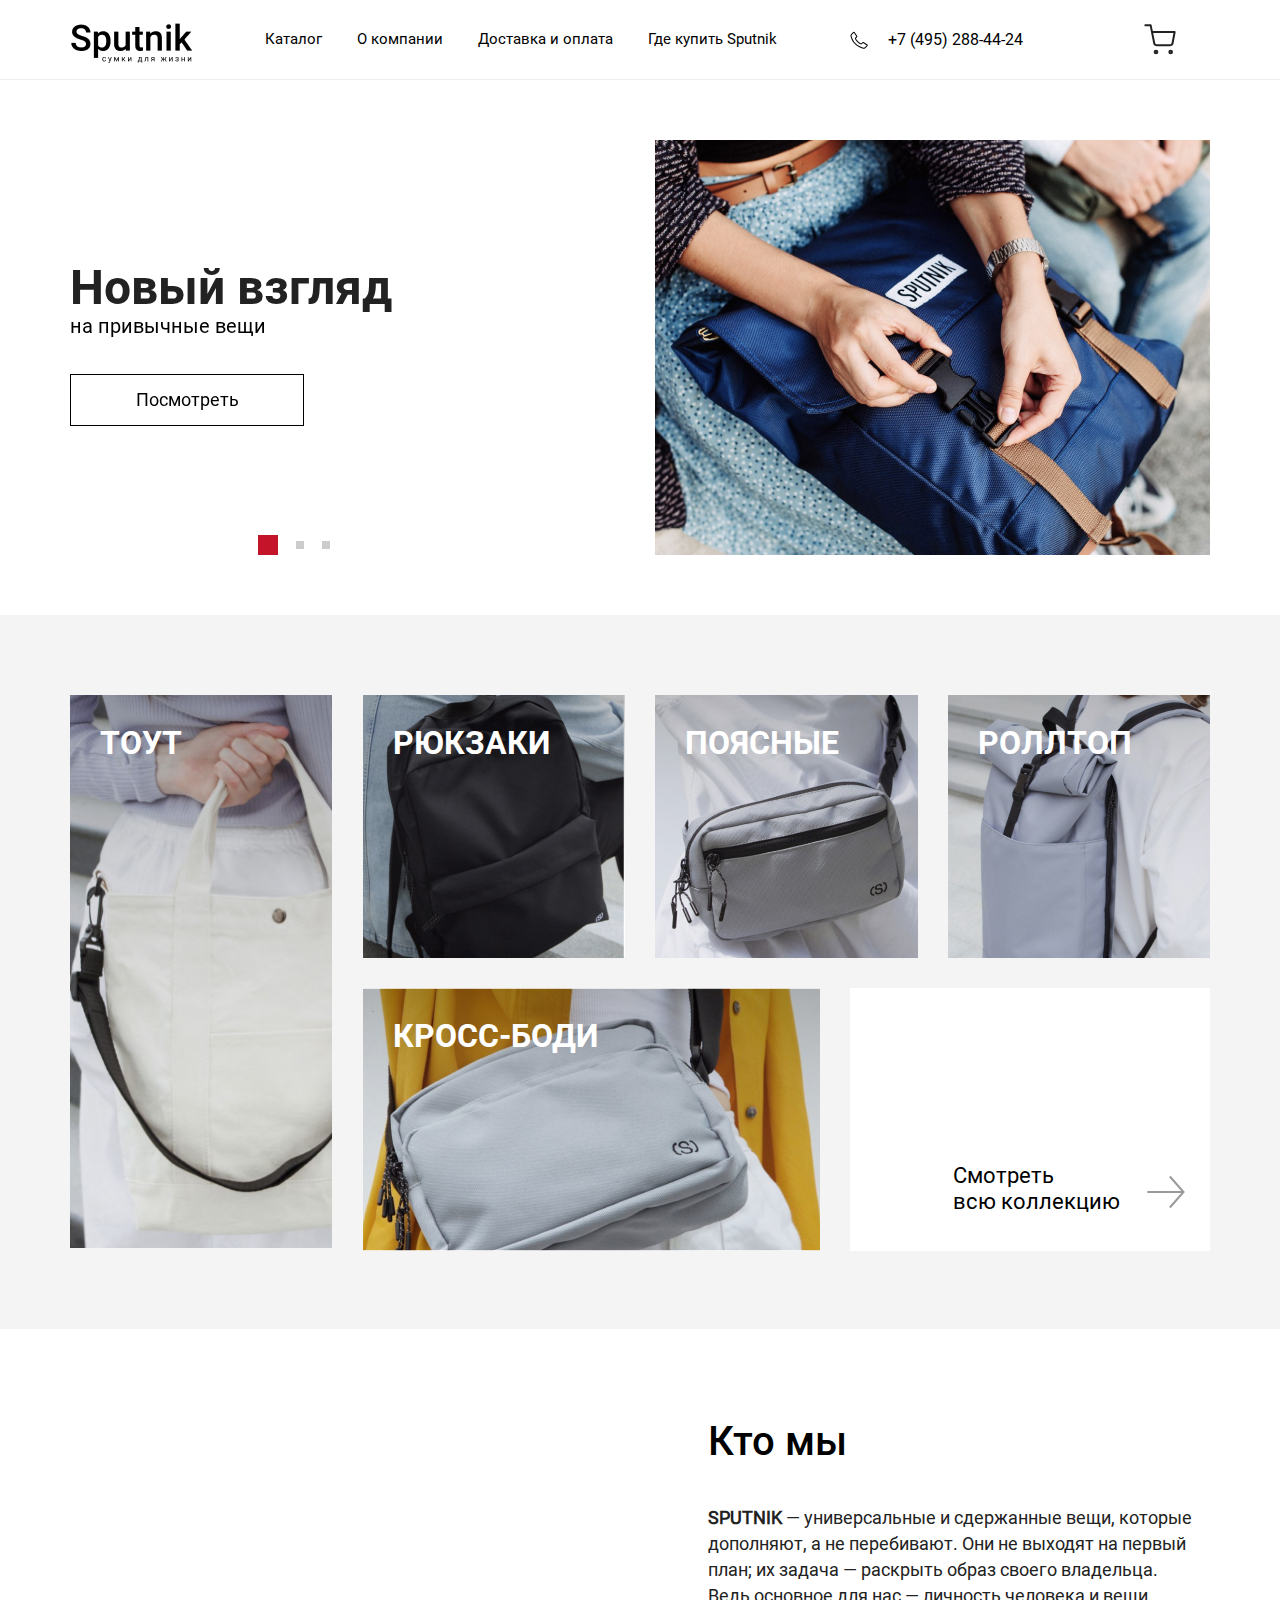
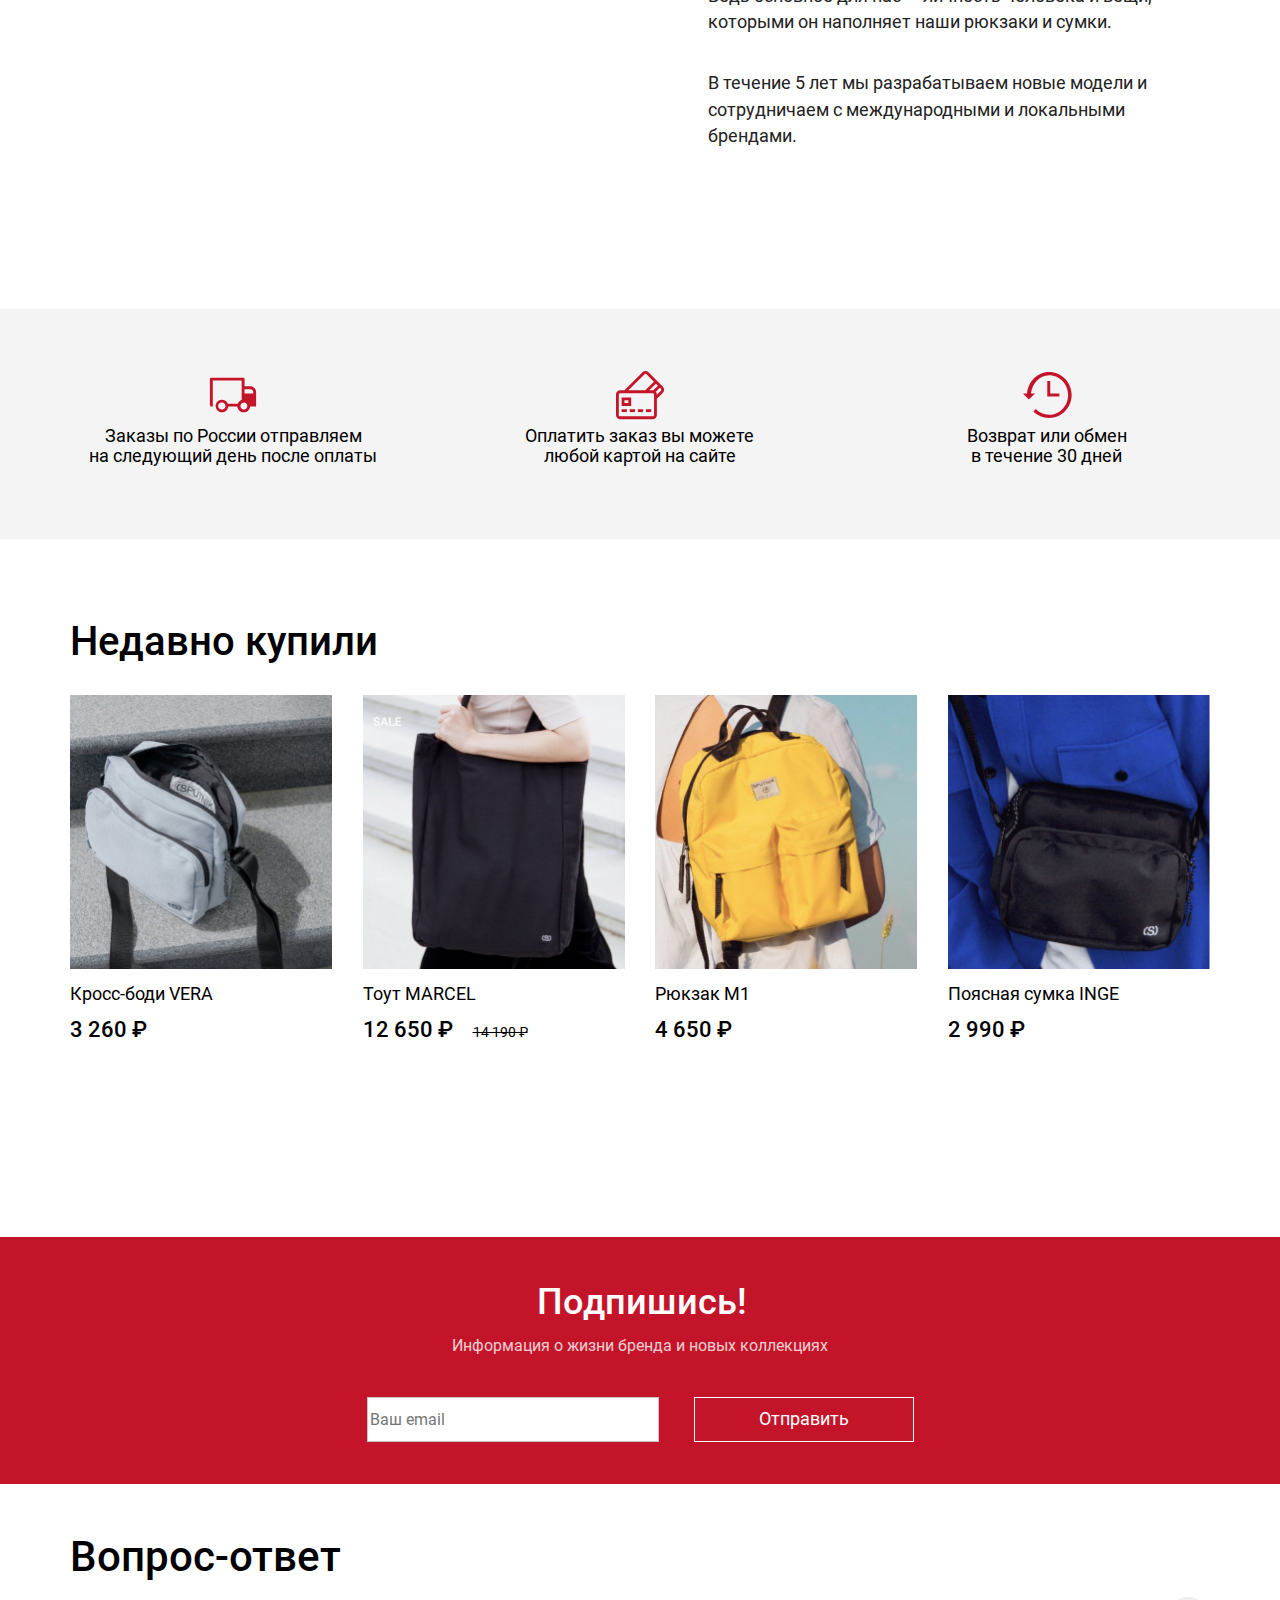
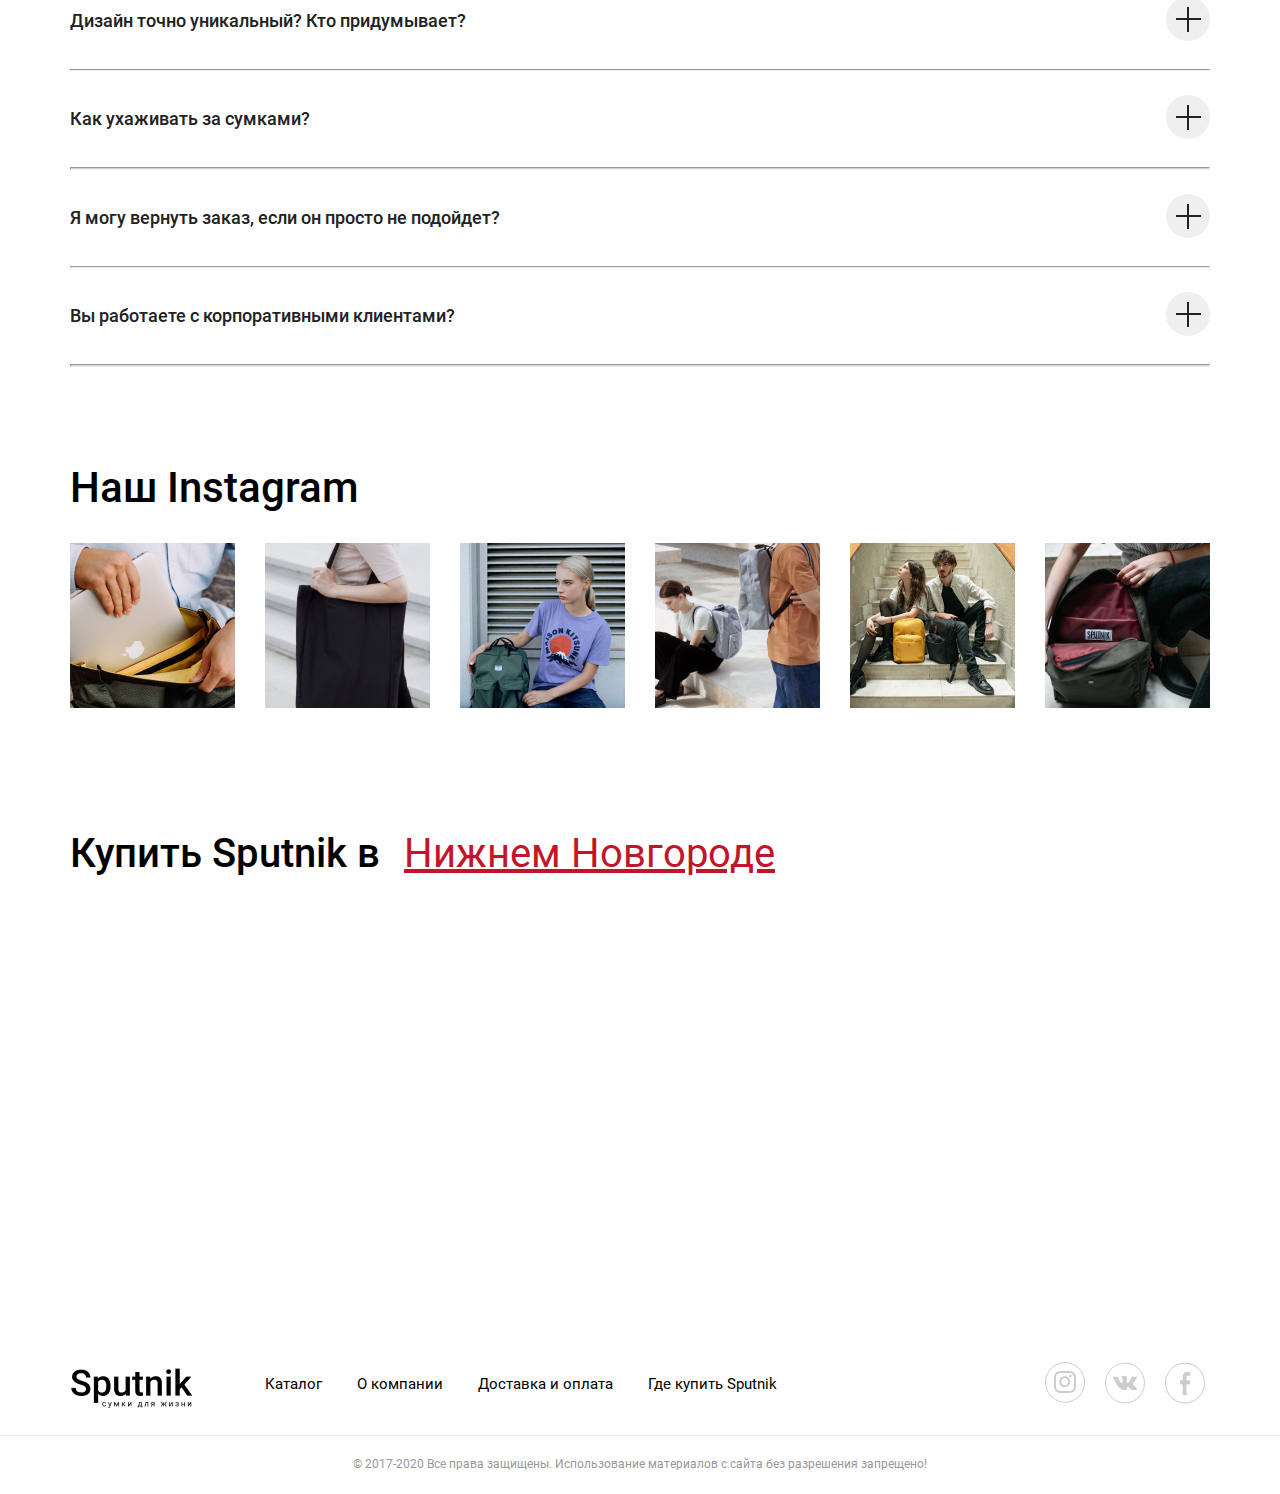
<file: index.html>
<!DOCTYPE html>
<html lang="ru">
<head>
  <meta charset="UTF-8">
  <meta name="viewport" content="width=device-width, initial-scale=1.0">
  <link rel="stylesheet" href="./style/normalize.css">
  <link rel="stylesheet" href="./style/fonts.css">
  <link rel="stylesheet" href="https://unpkg.com/swiper/swiper-bundle.min.css">
  <link rel="stylesheet" href="./style/style.css">
  <title>Макет сайта SPUTNIK</title>
</head>
<body> 

<!--  1 header -->
  <header>
    <div class="First-header-container">
      <div class="logo"><img src="img/logo (2).png" alt="" srcset=""></div>
      <div class="nav">
        <ul class="nav-links">
          <li>Каталог</li>
          <li>О компании</li>
          <li>Доставка и оплата</li>
          <li>Где купить Sputnik</li>
        </ul>
      </div>
      <div class="other">
        <svg width="18" height="18" viewBox="0 0 18 18" fill="none" xmlns="http://www.w3.org/2000/svg">
          <g clip-path="url(#clip0_12_2)">
          <path d="M13.865 17.72C13.6968 17.7195 13.5292 17.7011 13.365 17.665C10.2383 17.0182 7.3578 15.5017 5.05499 13.29C2.80132 11.0734 1.23829 8.2513 0.55499 5.165C0.474421 4.78036 0.494196 4.38145 0.612412 4.00666C0.730629 3.63187 0.943309 3.29381 1.22999 3.025L3.22999 1.1C3.33214 1.00339 3.45352 0.929416 3.5862 0.882892C3.71888 0.836368 3.85987 0.818346 3.99999 0.830001C4.14527 0.845157 4.28547 0.891958 4.41072 0.96711C4.53598 1.04226 4.64325 1.14394 4.72499 1.265L7.22499 4.96C7.31874 5.10337 7.364 5.27305 7.3541 5.44407C7.34419 5.61508 7.27966 5.77841 7.16999 5.91L5.91499 7.41C6.41482 8.51623 7.12266 9.51604 7.99999 10.355C8.87164 11.2244 9.90191 11.9186 11.035 12.4L12.59 11.165C12.7206 11.0618 12.8795 11.0008 13.0456 10.99C13.2118 10.9793 13.3772 11.0194 13.52 11.105L17.295 13.545C17.4245 13.6223 17.5349 13.728 17.6178 13.8541C17.7007 13.9801 17.754 14.1233 17.7738 14.2729C17.7935 14.4225 17.7791 14.5746 17.7317 14.7178C17.6843 14.8611 17.6051 14.9917 17.5 15.1L15.55 17.03C15.3285 17.2504 15.0656 17.4249 14.7764 17.5433C14.4872 17.6617 14.1775 17.7218 13.865 17.72ZM3.91999 1.82L1.91999 3.745C1.75872 3.89528 1.63933 4.08494 1.57358 4.29534C1.50783 4.50574 1.49798 4.72964 1.54499 4.945C2.18035 7.84107 3.64085 10.4912 5.74999 12.575C7.91709 14.6558 10.6278 16.0822 13.57 16.69C13.7927 16.7366 14.0235 16.7271 14.2416 16.6626C14.4598 16.598 14.6585 16.4803 14.82 16.32L16.77 14.39L13.125 12.035L11.455 13.365C11.3911 13.4156 11.3157 13.4498 11.2355 13.4646C11.1554 13.4794 11.0728 13.4744 10.995 13.45C9.60834 12.9391 8.35172 12.1281 7.31499 11.075C6.24267 10.0736 5.4103 8.84301 4.87999 7.475C4.85755 7.39218 4.85681 7.30499 4.87783 7.2218C4.89884 7.13861 4.94091 7.06223 4.99999 7L6.34999 5.385L3.91999 1.82Z" fill="black"/>
          </g>
          <defs>
          <clipPath id="clip0_12_2">
          <rect width="18" height="18" fill="white"/>
          </clipPath>
          </defs>
          </svg>
          <div class="number">+7 (495) 288-44-24</div>
          <div class="cart">
            <svg width="32" height="32" viewBox="0 0 32 32" fill="none" xmlns="http://www.w3.org/2000/svg">
              <path d="M12 29.3333C12.7363 29.3333 13.3333 28.7364 13.3333 28C13.3333 27.2636 12.7363 26.6667 12 26.6667C11.2636 26.6667 10.6666 27.2636 10.6666 28C10.6666 28.7364 11.2636 29.3333 12 29.3333Z" stroke="#222222" stroke-width="2" stroke-linecap="round" stroke-linejoin="round"/>
              <path d="M26.6667 29.3333C27.4031 29.3333 28 28.7364 28 28C28 27.2636 27.4031 26.6667 26.6667 26.6667C25.9303 26.6667 25.3334 27.2636 25.3334 28C25.3334 28.7364 25.9303 29.3333 26.6667 29.3333Z" stroke="#222222" stroke-width="2" stroke-linecap="round" stroke-linejoin="round"/>
              <path d="M1.33337 1.33333H6.66671L10.24 19.1867C10.362 19.8005 10.6959 20.3519 11.1834 20.7444C11.671 21.1368 12.281 21.3453 12.9067 21.3333H25.8667C26.4924 21.3453 27.1025 21.1368 27.59 20.7444C28.0775 20.3519 28.4114 19.8005 28.5334 19.1867L30.6667 8H8.00004" stroke="#222222" stroke-width="2" stroke-linecap="round" stroke-linejoin="round"/>
            </svg>
          </div>
      </div>
    </div>
  </header>

<!--  2 swiper -->
  <section>
    <div class="swiper-container">
      <div class="swiper-wrapper">
        <div class="swiper-slide"><div class="container">
          <div class="main">
                      
            <div class="text">
              <div><h2>Новый взгляд</h2></div>
              <div><p>на привычные вещи</p></div>
              <div class="butn"><button class="text-button"><a href="#catalogId">Посмотреть</a></button></div>
            </div>
            <div class="image">
              <div><img src="img/photo-1.jpg"></div>
            </div>
          </div>
        </div>      </div>
        <div class="swiper-slide"><div class="container">
          <div class="main">
                  
            <div class="text">
              <div><h2>Желтый цвет</h2></div>
              <div><p>всегда в моде</p></div>
              <div><button class="text-button"><a href="#catalogId">Подробнее</a></button></div>
            </div>
            <div class="image">
              <div><img src="img/photo-2.jpg"></div>
            </div>
                
                   
          </div>
        </div>      </div>
        <div class="swiper-slide"><div class="container">
          <div class="main">
                    
            <div class="text">
              <div><h2>Скидка 25%</h2></div>
              <div><p>на летнюю коллекцию</p></div>
              <div><button class="text-button"><a href="#catalogId">Подробнее</a></button></div>
            </div>
            <div class="image">
              <div><img src="img/photo-3.jpg"></div>
            </div>
          </div>
                  
                          
        </div></div>
        
      </div>
      
      <div class="swiper-pagination"></div>
      </div>
    </div>
  </section>
  
<!--  3 photos -->
    <section class="catalog" id="catalogId"> 
    <div class="catalog-list">
      <div class="catalog-list-item">
        <img src="./images/catalog/1.jpg" alt="" class="catalog-item-img">
        <h2 class="catalog-list-item-title">Тоут</h2>
      </div>
      <div class="catalog-list-item">
        <img src="./images/catalog/2.jpg" alt="" class="catalog-item-img">
        <h2 class="catalog-list-item-title">Рюкзаки</h2>
      </div>
      <div class="catalog-list-item">
        <img src="./images/catalog/3.jpg" alt="" class="catalog-item-img">
        <h2 class="catalog-list-item-title">Поясные</h2>
      </div>
      <div class="catalog-list-item">
        <img src="./images/catalog/4.jpg" alt="" class="catalog-item-img">
        <h2 class="catalog-list-item-title">Роллтоп</h2>
      </div>
      <div class="catalog-list-item">
        <img src="./images/catalog/5.jpg" alt="" class="catalog-item-img">
        <h2 class="catalog-list-item-title">Кросс-Боди</h2>
      </div>
      <div class="catalog-list-item">
        <p class="catalog-list-item-subtitle">Смотреть <br> всю коллекцию</p>
        <img src="./images/catalog/arrow-more.svg" alt="" class="catalog-list-item-read-more">
      </div>
    </div>
  </section>
  
<!--  4 video -->
   <section class="video">
    <div class="about-us-video">
      <iframe width="100%" height='100%' src="https://www.youtube.com/embed/b2tsexb8V4k?si=Jzl75xgDzN4raVC7" title="YouTube video player" frameborder="0" allow="accelerometer; autoplay; clipboard-write; encrypted-media; gyroscope; picture-in-picture; web-share" referrerpolicy="strict-origin-when-cross-origin" allowfullscreen></iframe>
    </div>
    <div class="about-us-content">
        <h2 class="about-us-head">Кто мы</h2>
        <div class="about-us-text">
        <p class="about-us-text1"><strong>SPUTNIK </strong> — универсальные и сдержанные вещи, которые дополняют, а не перебивают. Они не выходят на первый план; 
        их задача — раскрыть образ своего владельца. Ведь основное для нас — личность человека и вещи, которыми он 
        наполняет наши рюкзаки и сумки.</p>
        <p class="about-us-text2">В течение 5 лет мы разрабатываем новые модели и сотрудничаем с международными и локальными брендами.</p>
        </div>
    </div>
  </section>
  
<!--   5 info -->
  
  <div class="info">
    <div class="container1">
      <h5 class="visually-hidden"> информация </h5>
        <div class="text1">
          <div class="info_img">
            <svg width="52" height="52" viewBox="0 0 52 52" fill="none" xmlns="http://www.w3.org/2000/svg">
            <path d="M43.3333 17.3333H37.5555V10.1111C37.5555 9.72798 37.4034 9.36058 37.1325 9.08969C36.8616 8.81881 36.4942 8.66663 36.1111 8.66663H4.33333C3.95024 8.66663 3.58284 8.81881 3.31195 9.08969C3.04107 9.36058 2.88889 9.72798 2.88889 10.1111V36.1111C2.88889 36.4942 3.04107 36.8616 3.31195 37.1325C3.58284 37.4033 3.95024 37.5555 4.33333 37.5555H5.77777V11.5555H34.6667V31.0411C33.782 31.3227 32.9689 31.7926 32.2831 32.4184C31.5974 33.0443 31.0554 33.8113 30.6944 34.6666H20.8433C20.3462 33.4809 19.5086 32.4692 18.4364 31.7596C17.3642 31.05 16.1057 30.6742 14.82 30.68C13.5984 30.7069 12.4107 31.087 11.4005 31.7744C10.3903 32.4618 9.60072 33.427 9.12722 34.5534C8.65371 35.6798 8.51653 36.9193 8.73224 38.122C8.94796 39.3247 9.50733 40.4392 10.3428 41.3309C11.1783 42.2225 12.254 42.8532 13.4402 43.1466C14.6263 43.4401 15.8721 43.3837 17.0269 42.9845C18.1817 42.5852 19.1962 41.86 19.9478 40.8966C20.6994 39.9332 21.1559 38.7728 21.2622 37.5555H30.3333C30.5019 39.1446 31.2526 40.6152 32.4406 41.6839C33.6287 42.7526 35.1703 43.3439 36.7683 43.3439C38.3664 43.3439 39.9079 42.7526 41.096 41.6839C42.2841 40.6152 43.0347 39.1446 43.2033 37.5555H49.1111V23.1111C49.1111 21.5787 48.5024 20.1091 47.4188 19.0256C46.3353 17.942 44.8657 17.3333 43.3333 17.3333ZM14.82 40.4444C14.3508 40.4749 13.8803 40.4087 13.4376 40.2501C12.995 40.0915 12.5896 39.8438 12.2465 39.5222C11.9034 39.2007 11.6299 38.8122 11.4429 38.3807C11.256 37.9493 11.1595 37.4841 11.1595 37.0138C11.1595 36.5436 11.256 36.0784 11.4429 35.647C11.6299 35.2155 11.9034 34.827 12.2465 34.5055C12.5896 34.1839 12.995 33.9362 13.4376 33.7776C13.8803 33.619 14.3508 33.5528 14.82 33.5833C15.2892 33.5528 15.7597 33.619 16.2024 33.7776C16.645 33.9362 17.0504 34.1839 17.3935 34.5055C17.7366 34.827 18.0101 35.2155 18.1971 35.647C18.384 36.0784 18.4805 36.5436 18.4805 37.0138C18.4805 37.4841 18.384 37.9493 18.1971 38.3807C18.0101 38.8122 17.7366 39.2007 17.3935 39.5222C17.0504 39.8438 16.645 40.0915 16.2024 40.2501C15.7597 40.4087 15.2892 40.4749 14.82 40.4444ZM36.7322 40.4444C36.0601 40.4105 35.4127 40.18 34.8704 39.7816C34.328 39.3832 33.9145 38.8344 33.6811 38.2031C33.4477 37.5719 33.4048 36.8861 33.5575 36.2307C33.7103 35.5753 34.052 34.9791 34.5404 34.5161C35.0288 34.0531 35.6424 33.7437 36.305 33.6261C36.9676 33.5085 37.6502 33.588 38.268 33.8547C38.8859 34.1215 39.4119 34.5636 39.7808 35.1265C40.1497 35.6894 40.3453 36.3481 40.3433 37.0211C40.3302 37.484 40.2261 37.9397 40.0367 38.3624C39.8474 38.785 39.5767 39.1661 39.24 39.4841C38.9033 39.802 38.5072 40.0504 38.0744 40.2152C37.6417 40.38 37.1807 40.4579 36.7178 40.4444H36.7322ZM46.2222 24.5555H37.5555V20.2222H43.3333C44.0995 20.2222 44.8343 20.5265 45.3761 21.0683C45.9179 21.6101 46.2222 22.3449 46.2222 23.1111V24.5555Z" fill="#C41429"/>
            </svg>                
          </div>
                <p> Заказы по России отправляем <br>
                на следующий день после оплаты </p>
          </div>
        <div class="text2">
          <div class="info_img">
            <svg width="52" height="52" viewBox="0 0 52 52" fill="none" xmlns="http://www.w3.org/2000/svg">
                <path d="M48.9224 17.6462L34.5141 3.23781C32.8636 1.5873 30.178 1.58749 28.5277 3.23781L10.4479 21.3177H6.23302C3.89893 21.3177 2 23.2167 2 25.5508V45.9273C2 48.2614 3.89893 50.1604 6.23302 50.1604H38.6504C40.9845 50.1604 42.8834 48.2614 42.8834 45.9273V29.6716L48.9224 23.6325C50.5729 21.9821 50.5729 19.2967 48.9224 17.6462ZM30.5232 5.23326C30.7983 4.9582 31.1597 4.82058 31.521 4.82058C31.8823 4.82058 32.2436 4.9582 32.5186 5.23326L39.9429 12.6575L31.2827 21.3177H14.4387L30.5232 5.23326ZM40.0614 45.9273C40.0614 46.7054 39.4284 47.3383 38.6504 47.3383H6.23302C5.45499 47.3383 4.82201 46.7054 4.82201 45.9273V25.5508C4.82201 24.7727 5.45499 24.1398 6.23302 24.1398H38.6504C39.4284 24.1398 40.0614 24.7727 40.0614 25.5508V45.9273ZM39.2246 21.3577C39.0366 21.3321 38.8452 21.3177 38.6504 21.3177H35.2736L41.9383 14.6529L43.9339 16.6484L39.2246 21.3577ZM46.927 21.6372L42.8834 25.6808V25.5508C42.8834 24.4782 42.4817 23.4981 41.8218 22.7514L45.9293 18.6439L46.927 19.6415C47.4772 20.1917 47.4772 21.087 46.927 21.6372Z" fill="#C41429"/>
                <path d="M7.64404 40.2449H12.8948V43.067H7.64404V40.2449Z" fill="#C41429"/>
                <path d="M15.7589 40.2449H21.0097V43.067H15.7589V40.2449Z" fill="#C41429"/>
                <path d="M23.8738 40.2449H29.1246V43.067H23.8738V40.2449Z" fill="#C41429"/>
                <path d="M31.9887 40.2449H37.2394V43.067H31.9887V40.2449Z" fill="#C41429"/>
                <path d="M17.1699 28.4106H7.64404V36.8766H17.1699V28.4106ZM14.3479 34.0546H10.4661V31.2326H14.3479V34.0546Z" fill="#C41429"/>
                </svg>
          </div>
                <p> Оплатить заказ вы можете</br>
                любой картой на сайте</p>
          </div>
        <div class="text3">
          <div class="info_img">
            <svg width="52" height="52" viewBox="0 0 52 52" fill="none" xmlns="http://www.w3.org/2000/svg">
                <path fill-rule="evenodd" clip-rule="evenodd" d="M27.9694 3C16.1654 3 7.11129 12.8182 6.04988 24.485H2L7.78729 30.4891L14.1038 24.485H10.008C11.0205 14.553 18.4106 6.15892 28.1682 6.15892C38.6049 6.15892 47.0993 15.042 47.0993 25.9583C47.0993 36.8746 38.6049 45.7608 28.1682 45.7608C22.9835 45.7608 18.2821 43.5677 14.8624 40.0243L12.3511 42.565C16.5442 46.6339 22.1423 48.9106 27.9694 48.9166C40.4861 48.9166 50.6628 38.6155 50.6628 25.9583C50.6628 13.3011 40.4861 3 27.9694 3Z" fill="#C41429"/>
                <path fill-rule="evenodd" clip-rule="evenodd" d="M26.29 12.0553V27.4654H38.403V24.3896H29.2571V12.0553H26.29Z" fill="#C41429"/>
                </svg>                
          </div>
                <p> Возврат или обмен </br>
                в течение 30 дней </p>
        </div>
      </div>
    </div>

  
<!--  6 purchase -->
<section>
  <div class="pokupki">
   <div class="conta">
    <div class="conta-text">Недавно купили</div> 
    <div class="kartochka">
      <div>
        <img src="img/kros.jpg" alt="" srcset="" class="img2">
        <p class="discript">Кросс-боди VERA</p>
        <p class="price">3 260 ₽</p>
      </div>
      <div>
        <img src="img/Group 8.png" alt="" srcset="" class="toyt">
        <p class="discript">Тоут MARCEL</p>
        <p class="price">12 650 ₽ <span class="zac">14 190 ₽</span></p>
      </div>
      <div>
        <img src="img/rykzak.jpg" alt="" srcset="">
        <p class="discript">Рюкзак М1</p>
        <p class="price">4 650 ₽</p>
      </div>
      <div>
        <img src="img/inge.jpg" alt="" srcset="">
        <p class="discript">Поясная сумка INGE</p>
        <p class="price">2 990 ₽</p>
      </div>
    </div>
   </div> 
    
  </div>
 </section>
  
<!--  7 form -->
   <section class="subscribe">
    <form class="subscribe-form">
      <div class="subscribe-form-header">
        <h3 class="subscribe-form-header-title">Подпишись!</h3>
        <div class="subscribe-form-header-subtitle">Информация о жизни бренда и новых коллекциях</div>
      </div>
      <div class="subscribe-form-body">
        <label for="user-email" class="visually-hidden">Email</label>
        <input class="subscribe-form-input" id="user-email" placeholder="Ваш email" />
        <button class="subscribe-form-button" type="submit">Отправить</button>
      </div>
    </form>
  </section>
 
<!-- 8 faq -->
  <section class="faq">
    <h2 class="head-faq">Вопрос-ответ</h2>

    <input type="radio" name="q1" id="q1" class="radio">
    <label for="q1" class="accordion">Дизайн точно уникальный? Кто придумывает?</label>
      <div class="panel">
        <p class="acc-text">Бренд SPUTNIK был основан в октябре 2013 года в Тольятти. У нас был опыт в
          производстве спортивного инвентаря и большое желание сделать классный городской рюкзак. Мы долго 
          искали ткани и фурнитуру, экспериментировали с силуэтами и цветами. Наконец был разработан первый 
          рюкзак — SPUTNIK M1. Первые небольшие партии разошлись по друзьям и знакомым. Тогда стало понятно, 
          что результат нашей работы нравится не только нам. В течение 5 лет мы разрабатывали новые модели и 
          сотрудничали с международными и локальными брендами.</p>
      </div>
      <hr class="divider">

      <input type="radio" name="q2" id="q2" class="radio">
      <label for="q2" class="accordion">Как ухаживать за сумками?</label>
      <div class="panel">
        <p class="acc-text">Небольшие загрязнения и пятна на изделиях можно устранить с помощью влажной 
          салфетки или губки. Если этот способ вам не помог, вещи можно постирать: все изделия из кордуры 
          мы рекомендуем стирать в машинке при 40°. А сумки из канваса требуют стирки в холодной воде 
          в щадящем режиме, это поможет избежать усадки ткани.</p>
      </div>
      <hr class="divider">

      <input type="radio" name="q3" id="q3" class="radio">
      <label for="q3" class="accordion">Я могу вернуть заказ, если он просто не подойдет?</label>
      <div class="panel">
        <p class="acc-text">Мы предоставляем гарантию в 1 год с момента покупки. Если в течение  этого 
          срока вы обнаружите дефект издения, напишите нам, и мы обязательно найдем решение. Обратите 
          внимание, что гарантия не будет действовать, если дефект или неисправность вызваны неаккуратным 
          использованием или несоблюдением правил по уходу.</p>
      </div>
      <hr class="divider">
      
      <input type="radio" name="q4" id="q4" class="radio">
      <label for="q4" class="accordion">Вы работаете с корпоративными клиентами?</label>
      <div class="panel">
        <p class="acc-text">Мы разрабатываем мерч и корпоративные подарки. Среди наших клиентов — крупные 
          международные компании и небольшие локальные бренды. В зависимости от задачи мы можем создать 
          уникальное изделие или переосмыслить аксессуары из нашей линейки. Присылайте детали на почту 
          whitelabel@sputnik-bags.ru, а мы отправим вам примеры наших проектов.</p>
      </div>
      <hr class="divider">
      
  </section> 

<!--   9 instagram -->
  
    <section class = "instagram">
    <div class="instagram-container">
      <div class="instagram-header">
        <h2 class="instagram-header-title">Наш Instagram</h2>
      </div>
      <div class="instagram-body">
        <div class="instagram-body-container">
          <img src="./images/1.jpg" alt="">
          <img src="./images/2.jpg" alt="">
          <img src="./images/3.jpg" alt="">
          <img src="./images/4.jpg" alt="">
          <img src="./images/5.jpg" alt="">
          <img src="./images/6.jpg" alt="">
        </div>
      </div>
    </div>
  </section>

<!--   10 map -->
  <section class="map">
    <h2 class="map-head">Купить Sputnik в <pre> </pre><span class='map-head-city'><u>Нижнем Новгороде</u></span></h2>
      <iframe class="gmap" src="https://www.google.com/maps/embed?pb=!1m18!1m12!1m3!1d8849.261393466915!2d44.0077675210398!3d56.32438852093883!2m3!1f0!2f0!3f0!3m2!1i1024!2i768!4f13.1!3m3!1m2!1s0x4151d5cb488aa9c9%3A0x4e979735777933f6!2sSkuratov%20Coffee%20roasters!5e0!3m2!1sru!2sru!4v1713547604782!5m2!1sru!2sru" allowfullscreen="" loading="lazy" referrerpolicy="no-referrer-when-downgrade"></iframe>
  </section>
  
<!--   11 footer -->
  
<footer>
  <div class="First-footer">
      <div class="First-footer-container">
          <div class="logo"><img src="img/logo (2).png" alt="" srcset=""></div>
          <div class="nav">
              
            <ul class="nav-links">
              <li>Каталог</li>
              <li>О компании</li>
              <li>Доставка и оплата</li>
              <li>Где купить Sputnik</li>
            </ul>
              
          </div>
          <div class="fafablk">
            <div class="fa-fa">
              <div class="inst">
                <svg width="40" height="41" viewBox="0 0 40 41" fill="none" xmlns="http://www.w3.org/2000/svg">
                  <path d="M39.5 20.411C39.5 31.4171 30.76 40.3219 20 40.3219C9.23999 40.3219 0.5 31.4171 0.5 20.411C0.5 9.4048 9.23999 0.5 20 0.5C30.76 0.5 39.5 9.4048 39.5 20.411Z" stroke="black" stroke-opacity="0.2"/>
                  <path d="M19.6692 14.1768C18.2149 14.1768 16.8202 14.7536 15.7919 15.7803C14.7635 16.8071 14.1858 18.1997 14.1858 19.6517C14.1858 21.1037 14.7635 22.4963 15.7919 23.5231C16.8202 24.5498 18.2149 25.1266 19.6692 25.1266C21.1236 25.1266 22.5183 24.5498 23.5466 23.5231C24.575 22.4963 25.1527 21.1037 25.1527 19.6517C25.1527 18.1997 24.575 16.8071 23.5466 15.7803C22.5183 14.7536 21.1236 14.1768 19.6692 14.1768ZM19.6692 23.2073C18.7245 23.2073 17.8184 22.8326 17.1503 22.1656C16.4822 21.4985 16.1069 20.5938 16.1069 19.6505C16.1069 18.7072 16.4822 17.8025 17.1503 17.1355C17.8184 16.4684 18.7245 16.0937 19.6692 16.0937C20.614 16.0937 21.5201 16.4684 22.1882 17.1355C22.8563 17.8025 23.2316 18.7072 23.2316 19.6505C23.2316 20.5938 22.8563 21.4985 22.1882 22.1656C21.5201 22.8326 20.614 23.2073 19.6692 23.2073Z" fill="black" fill-opacity="0.2"/>
                  <path d="M25.3697 15.2515C26.0757 15.2515 26.648 14.68 26.648 13.9751C26.648 13.2702 26.0757 12.6987 25.3697 12.6987C24.6637 12.6987 24.0913 13.2702 24.0913 13.9751C24.0913 14.68 24.6637 15.2515 25.3697 15.2515Z" fill="black" fill-opacity="0.2"/>
                  <path d="M30.4173 12.7886C30.1344 12.0594 29.7022 11.3972 29.1483 10.8444C28.5944 10.2915 27.931 9.86028 27.2006 9.57818C26.3458 9.25781 25.4428 9.08458 24.53 9.06587C23.3535 9.01464 22.9809 9 19.9976 9C17.0142 9 16.6318 9 15.4651 9.06587C14.553 9.08362 13.6506 9.25689 12.797 9.57818C12.0663 9.85995 11.4028 10.2911 10.8488 10.844C10.2949 11.3969 9.86278 12.0592 9.5803 12.7886C9.25937 13.642 9.08627 14.5437 9.06841 15.4551C9.01588 16.6285 9 17.0006 9 19.9805C9 22.9592 9 23.3385 9.06841 24.5059C9.08674 25.4183 9.259 26.3185 9.5803 27.1735C9.86358 27.9027 10.2961 28.5648 10.8502 29.1176C11.4042 29.6704 12.0677 30.1017 12.7982 30.384C13.6502 30.7172 14.553 30.9029 15.4676 30.9329C16.644 30.9841 17.0167 31 20 31C22.9833 31 23.3657 31 24.5324 30.9329C25.4452 30.9144 26.3481 30.7416 27.203 30.4218C27.9333 30.1391 28.5965 29.7074 29.1503 29.1544C29.7042 28.6014 30.1365 27.9393 30.4197 27.2101C30.741 26.3563 30.9133 25.4561 30.9316 24.5437C30.9841 23.3703 31 22.9982 31 20.0183C31 17.0384 31 16.6602 30.9316 15.4929C30.9174 14.5686 30.7434 13.6538 30.4173 12.7886ZM28.9293 24.4156C28.9214 25.1186 28.7929 25.815 28.5493 26.4746C28.3658 26.9489 28.085 27.3797 27.7248 27.7391C27.3646 28.0986 26.933 28.3788 26.4578 28.5617C25.8045 28.8037 25.1144 28.932 24.4176 28.941C23.257 28.9947 22.9296 29.0081 19.9536 29.0081C16.9751 29.0081 16.6709 29.0081 15.4883 28.941C14.7919 28.9325 14.1021 28.8042 13.4494 28.5617C12.9725 28.3799 12.5392 28.1002 12.1775 27.7407C11.8157 27.3812 11.5336 26.9499 11.3493 26.4746C11.1092 25.8221 10.9807 25.1339 10.9693 24.4388C10.9168 23.28 10.9046 22.9531 10.9046 19.9817C10.9046 17.0091 10.9046 16.7054 10.9693 15.5234C10.9772 14.8208 11.1058 14.1248 11.3493 13.4656C11.7219 12.5032 12.4855 11.7457 13.4494 11.3774C14.1025 11.136 14.792 11.0077 15.4883 10.998C16.6502 10.9456 16.9763 10.9309 19.9536 10.9309C22.9308 10.9309 23.2362 10.9309 24.4176 10.998C25.1145 11.0064 25.8046 11.1347 26.4578 11.3774C26.9329 11.5607 27.3645 11.8411 27.7246 12.2007C28.0848 12.5604 28.3657 12.9912 28.5493 13.4656C28.7894 14.1181 28.9179 14.8064 28.9293 15.5014C28.9818 16.6615 28.9952 16.9871 28.9952 19.9597C28.9952 22.9311 28.9952 23.2507 28.9427 24.4168H28.9293V24.4156Z" fill="black" fill-opacity="0.2"/>
                  </svg>
              </div>
              <div class="vk">
                <svg width="40" height="42" viewBox="0 0 40 42" fill="none" xmlns="http://www.w3.org/2000/svg">
                  <path d="M39.5 21.0482C39.5 32.0543 30.76 40.9591 20 40.9591C9.23999 40.9591 0.5 32.0543 0.5 21.0482C0.5 10.042 9.23999 1.13721 20 1.13721C30.76 1.13721 39.5 10.042 39.5 21.0482Z" stroke="black" stroke-opacity="0.2"/>
                  <path fill-rule="evenodd" clip-rule="evenodd" d="M29.3625 23.8552C29.3625 23.8552 31.3029 25.811 31.7829 26.716C31.7922 26.729 31.7995 26.7435 31.8045 26.7588C32.0001 27.0932 32.0481 27.3553 31.9521 27.5487C31.7901 27.8684 31.2417 28.0288 31.0557 28.0423H27.6261C27.3873 28.0423 26.8905 27.9786 26.2857 27.5524C25.8237 27.223 25.3641 26.6805 24.9189 26.1502C24.2541 25.3627 23.6793 24.6794 23.0973 24.6794C23.0238 24.6792 22.9508 24.6916 22.8813 24.7161C22.4409 24.8582 21.8817 25.4987 21.8817 27.2046C21.8817 27.7386 21.4689 28.0423 21.1797 28.0423H19.6089C19.0737 28.0423 16.2873 27.8512 13.8165 25.1925C10.7889 21.9374 8.06971 15.4075 8.04331 15.3499C7.87411 14.9274 8.22931 14.6972 8.61331 14.6972H12.0765C12.5409 14.6972 12.6921 14.9838 12.7977 15.2409C12.9201 15.5361 13.3737 16.7167 14.1177 18.043C15.3225 20.2008 16.0629 21.0789 16.6545 21.0789C16.7657 21.0792 16.8749 21.0496 16.9713 20.9932C17.7441 20.5596 17.6001 17.7429 17.5641 17.1624C17.5641 17.0498 17.5629 15.9047 17.1669 15.3512C16.8837 14.9544 16.4013 14.8001 16.1097 14.7437C16.1877 14.6286 16.3533 14.4523 16.5657 14.3482C17.0949 14.0787 18.0513 14.0396 19.0005 14.0396H19.5273C20.5569 14.0542 20.8233 14.1216 21.1977 14.2184C21.9513 14.402 21.9657 14.9005 21.8997 16.5979C21.8805 17.0828 21.8601 17.629 21.8601 18.272C21.8601 18.4091 21.8541 18.5622 21.8541 18.7177C21.8313 19.5885 21.8013 20.5694 22.4037 20.9723C22.4818 21.022 22.5721 21.0483 22.6641 21.0483C22.8729 21.0483 23.4981 21.0483 25.1937 18.0785C25.9377 16.7669 26.5137 15.2201 26.5533 15.1038C26.5869 15.0389 26.6877 14.8564 26.8101 14.7829C26.8972 14.7356 26.9947 14.712 27.0933 14.7143H31.1673C31.6113 14.7143 31.9125 14.7829 31.9713 14.9544C32.0697 15.2324 31.9521 16.0811 30.0921 18.6479C29.7789 19.0753 29.5041 19.4452 29.2629 19.7685C27.5769 22.0268 27.5769 22.1407 29.3625 23.8552Z" fill="black" fill-opacity="0.2"/>
                  </svg>
              </div>
              <div class="fb">
                <svg width="40" height="42" viewBox="0 0 40 42" fill="none" xmlns="http://www.w3.org/2000/svg">
                  <path d="M39.5 21.0482C39.5 32.0543 30.76 40.9591 20 40.9591C9.23999 40.9591 0.5 32.0543 0.5 21.0482C0.5 10.042 9.23999 1.13721 20 1.13721C30.76 1.13721 39.5 10.042 39.5 21.0482Z" stroke="black" stroke-opacity="0.2"/>
                  <g clip-path="url(#clip0_81_188)">
                  <path d="M17.6915 33.2944V22.2804H15.0005V18.3148H17.6915V14.9277C17.6915 12.266 19.2811 9.82178 22.9439 9.82178C24.4269 9.82178 25.5235 9.97564 25.5235 9.97564L25.4371 13.6788C25.4371 13.6788 24.3187 13.667 23.0983 13.667C21.7774 13.667 21.5658 14.3258 21.5658 15.4192V18.3148H25.5421L25.369 22.2804H21.5658V33.2944H17.6915Z" fill="black" fill-opacity="0.2"/>
                  </g>
                  <defs>
                  <clipPath id="clip0_81_188">
                  <rect width="10.5416" height="23.4726" fill="white" transform="translate(15 9.82178)"/>
                  </clipPath>
                  </defs>
                  </svg>
                  
              </div>
          </div>
          </div>
          
      </div>
  </div>
  <div class="Second-footer">
      <div class="Second-footer-text">
        <p>© 2017-2020 Все права защищены. Использование материалов с сайта без разрешения запрещено!
        </p>
      </div>  
  </div>
</footer>

  <script src="https://unpkg.com/swiper/swiper-bundle.min.js"></script>
  <script src="./js/main.js"></script>
  <script src="./js/accordion.js"></script>
</body>
</html>
</file>
<file: style/fonts.css>
@font-face {
  font-family: "Roboto-Bold";
  font-style: normal;
  font-weight: 700;
  src: local(''),
  url("../fonts/Roboto-Bold.woff") format("woff"),
  url("../fonts/Roboto-Bold.woff2") format('woff2');
}

@font-face {
  font-family: "Roboto-Medium";
  font-style: normal;
  font-weight: 500;
  src: local(''),
  url("../fonts/Roboto-Medium.woff") format("woff"),
  url("../fonts/Roboto-Medium.woff2") format('woff2');
}

@font-face {
  font-family: "Roboto-Regular";
  font-style: normal;
  font-weight: 400;
  src: local(''),
  url("../fonts/Roboto-Regular.woff") format("woff"),
  url("../fonts/Roboto-Regular.woff2") format('woff2');
}
</file>
<file: style/style.css>
html {
  box-sizing: border-box;
  scroll-behavior: smooth;
}

*,
*::before,
*::after {
  box-sizing: inherit;
}

p,h1,h2,h3,h4,h5,h6 {
  margin: 0;
}

a {
  display: inline-block;
  color: inherit;
  text-decoration: none;
}

img {
  max-width: 100%;
  display: block;
  object-fit: cover;
}

body {
  min-width: 320px;
  word-break: normal;
  font-family: 'Roboto-Regular', sans-serif;
}

/* global------------------------------------------------------------ */

.list-reset {
  margin: 0;
  padding: 0;
  list-style: none;
}

.btn-reset {
  padding: 0;
  border: none;
  background-color: transparent;
  cursor: pointer;
}

.visually-hidden {
  position: absolute;
  width: 1px;
  height: 1px;
  margin: -1px;
  padding: 0;
  border: 0;
  clip: rect(0 0 0 0);
  overflow: hidden;
  opacity: 0;
}

.container {
  max-width: 1440px;
  margin: 0 auto;
  height: 535px;
  display: flex;
}

.display {
  display: none;
  color: #fff;
}

/* var.--------------------------------------------------------------- */

:root {  /* colors */
  --color-white: red;
}

:root {  /* colors */
  --font-size-18px: 18px;
}

.section  {
  color: var(--color-white);
  font-size: var(--font-size-18px);
}

header{ 
  height: 80px; 
  border-bottom: solid 1px #EFEFEF; 
border-width: 100%; 
} 
.First-header{ 
height: 80px; 
max-width: 1440px; 
margin: auto; 
} 

/* MAIN */


/* header */

.First-header-container{ 
  max-width: 1140px; 
  height:80px; 
  display: grid; 
  margin: auto; 
  grid-template-columns: repeat(12, 1fr); 
  gap: 30px; 
  justify-content: center; 
} 
.logo{
  display: flex;
  align-items: center;
}

.logo__pic{
padding-left: 100px;
}  

.First-header-container div:nth-child(1) { 
  grid-column: 1 / span 2; 
} 

.First-header-container div:nth-child(2){ 
  grid-column: 3 / span 6; 
} 

.First-header-container div:nth-child(3){ 
  grid-column: 9 / span 4; 
} 
 
.nav-links{ 
  display: flex;  
} 

ul{ 
  column-gap: 35px ; 
  padding: 0; 
} 

li{ 
  list-style-type: none; 
  font-family: Roboto-Regular; 
  font-size: 16px; 
   
} 

li:hover{ 
  text-decoration: underline; 
  color: #C41429; 
  cursor: pointer; 
} 
 
.other{ 
  display: flex; 
  justify-content: left; 
  align-items: center; 
  column-gap: 20px; 
   
} 

.cart:hover, .number:hover{ 
  cursor: pointer; 
} 
 
.num{ 
  font-family: Roboto-Medium; 
  font-size: 20px;
  margin-left: 7px; 
}

.cart{
  display: flex;
  flex-grow: 1;
  justify-content: right;
  align-items: center;
  padding-right: 7%;
  margin-left: 20px; 
  margin-right: 9px; 
}

/* swiper */

.main{
  max-width: 1140px;
  margin:auto;
  display: grid;
  grid-template-columns: repeat(12, 1fr);
  gap:30px;
  
}

.main div:nth-child(1) {
  grid-column: 1 / span 4;
}

.main div:nth-child(2) {
  grid-column: 7 / span 6;
}

.text{
  height: 173px;
  margin-top: 120px;
}

.text h2{
  font-family: Roboto-Bold;
  font-size: 48px;
  color: #222222;
}

.text p{
  font-family: Roboto-Regular !important;
  font-size: 20px !important;
}

.text-button{
  font-family: Roboto-Regular;
  font-size: 18px;
  width: 220px;
  height: 48px;
  background-color: white;
  border: solid 1px black;
  margin-top: 36px;
  cursor: pointer;
}

.swiper-pagination{
  
  width: 76px !important;
  height: 20px !important;
  display: flex !important;
  justify-content: center !important;
  align-items: center !important;
  top:455px !important;
  left:20%!important;
  column-gap: 18px;
  
}

.swiper-container{
 position: relative !important;
 width: 100% !important;
 height: 535px !important;
 display: flex !important;
}

.swiper-pagination-bullet-active {
 background: #C41429  !important;
 width: 20px !important;
 height: 20px !important;
}

.swiper-pagination-bullet{
  border-radius: 0px !important;
}

.swiper-horizontal>.swiper-pagination-bullets .swiper-pagination-bullet, .swiper-pagination-horizontal.swiper-pagination-bullets .swiper-pagination-bullet {
 margin: 0 var(--swiper-pagination-bullet-horizontal-gap, ); 
}

/*   photos */
  
.catalog{
  width: 100%;
  height: 714px;
  background-color: #F4F4F4;
}

.catalog-list{
  max-width: 1140px;
  display: grid;
  grid-template-columns: repeat(12, 1fr);
  grid-template-rows: auto auto;
  column-gap: 30px;
  row-gap: 30px;
  padding: 80px 0;
  margin-inline: auto;
}

.catalog-list div:nth-child(1){
  grid-column: 1 / span 3;
  grid-row: span 2;
}

.catalog-list div:nth-child(2){
  grid-column: 4 / span 3;
}

.catalog-list div:nth-child(3){
  grid-column: 7 / span 3;
}

.catalog-list div:nth-child(4){
  grid-column: 10 / span 3;
}

.catalog-list div:nth-child(5){
  grid-column: 4 / span 5;
}

.catalog-list div:nth-child(6){
  grid-column: 9 / span 4;
  background-color: #FFFFFF;
}

.catalog-list div:nth-child(6) p{
  position: absolute;
  width: 168px;
  height: 52px;
  font-family: "Roboto-Regular", sans-serif;
  font-weight: 400;
  font-size: 22px;
  line-height: 26px;
  top: 175px;
  left: 103px;
}

.catalog-list div:nth-child(6) img{
  position: absolute;
  top: 187px;
  left: 297px;

}

.catalog-list-item{
  position: relative;
}

.catalog-list-item-title{
  font-family: "Roboto-Bold", sans-serif;
  font-weight: 700;
  font-size: 32px;
  color: #FFFFFF;
  text-transform: uppercase;
  position: absolute;
  top: 30px;
  left: 30px;
}

/* video */

.video{
  background-color: #fff ;
  max-width: 1140px;
  width: 100%;
  height: 580px;
  padding-top: 60px;
  display: grid;
  grid-template-columns:repeat(2, 1fr);
  margin: auto;
  gap: 100px;
}

.about-us-content{
  max-width: 485px;
  width: 100%;
  height: 298px;
  margin: 0 auto;
  font-family: "Roboto-Regular",sans-serif;

} 
.about-us-video{
  max-width: 555px;
  width: 100%;
  max-height: 420px;
  height: 100%;
}

.about-us-head{
  margin-top: 30px;
  font-size: 40px;
  font-weight: 500;
  font-family: "Roboto-Medium", sans-serif;
}
.about-us-text{
  margin-top: 40px;
  font-size: 18px;
  font-weight: 400;
  color: #222222;
  line-height: 26.1px;

}
.about-us-text2{
margin-top: 35px;
line-height: 26.1px;
}

/*info*/

/* исправлены стили */

.info{
  width: 100%;
  background-color: #F4F4F4; 
  height: 230px;
}

.container1{
display: grid;
grid-template-columns: repeat(3, 1fr);
gap: 80px;
margin: 0 auto;
max-width: 1140px;
width: 100%;
}


.text1, .text2, .text3{
margin: 60px auto;
display:table-cell;
align-items: center;
text-align: center;
font-family:'Roboto-Regular',sans-serif;
font-size: 18px;
font-weight: 400;

}

/* purchase */
.pokupki{
  max-width: 1440px;
  height: 618px;
  margin: auto;
  justify-content: center;

}
.kartochka{
  display: grid;
  grid-template-columns: repeat(12, 1fr);
  gap:30px;
  
}
.conta{
  margin: auto;
  max-width: 1140px;
}
.kartochka div:nth-child(1) {
  grid-column: 1 / span 3;
}
.kartochka div:nth-child(2) {
  grid-column: 4 / span 3;
}
.kartochka div:nth-child(3) {
  grid-column: 7 / span 3;
}
.kartochka div:nth-child(4) {
  grid-column: 10 / span 3;
}
.conta-text{ 
  margin-top: 80px;
  margin-bottom: 30px;
  font-family: Roboto-Medium;
  font-size: 40px;
}
.discript{
  font-family: Roboto-Regular;
  font-size: 18px;
  margin-top: 15px;
  margin-bottom: 12px;
}
.price{
  font-family: Roboto-Medium;
  font-size: 22px;
}
.zac{
  font-family: Roboto-Regular;
  font-size: 14px;
  text-decoration: line-through;
  margin-left: 15px;
}


/* form */

.subscribe {
  width: 100%;
  height: 247px;
  background-color: #c41429;
}

.subscribe-form {
  max-width: 1140px;
  margin: 0 auto;
}

.subscribe-form-header {
  display: flex;
  flex-direction: column;
  row-gap: 15px;
}

.subscribe-form-header-title {
  display: flex;
  align-items: center;
  max-width: 207px;
  height: 39px;
  margin: 46px auto 0;
  font-family: "Roboto-Medium", sans-serif;
  font-weight: 500;
  font-size: 36px;
  color: #ffffff;
}

.subscribe-form-header-subtitle {
  display: flex;
  align-items: center;
  max-width: 384px;
  height: 18px;
  margin: 0 auto;
  font-family: "Roboto-Regular", sans-serif;
  font-weight: 400;
  font-size: 16px;
  color: #ffffffcc;
}

.subscribe-form-body {
  display: flex;
  justify-content: center;
  flex-direction: row;
  column-gap: 35px;
  margin: 42px auto 0;
}

.subscribe-form-input {
  width: 292px;
  height: 45px;
  font-family: "Roboto-Regular", sans-serif;
  font-weight: 400;
  font-size: 16px;
  color: #999999;
  border: 1px solid #c4c4c4;
}

.subscribe-form-button {
  width: 220px;
  height: 45px;
  font-family: "Roboto-Regular", sans-serif;
  font-weight: 400;
  font-size: 18px;
  color: #ffffff;
  background-color: transparent;
  border: 1px solid #ffffff;
}

.subscribe-form-button:hover {
  background-color: #999999;
  cursor: pointer;
}

/* faq */

.faq{
  max-width: 1140px;
  min-width: 270px;
  max-height:1200px;
  min-height: 580px;
  margin: 0 auto;
  padding-top: 50px;
  padding-bottom: 80px;

}

.head-faq{
  font-family: "Roboto-Medium", sans-serif;
  line-height: 46.88px;
  font-weight: 500;
  font-size: 42px;
  color: #000000;

}
.accordion {
  font-family: "Roboto-Medium", sans-serif;
  font-size: 18px;
  font-weight: 500;
  background-color: #ffffff;
  color: #222222;
  cursor: pointer;
  width: 100%;
  text-align: left;
  outline: none;
  transition: 0.4s;
  display: flex;
  justify-content: space-between;
  align-items: center;
  height: 80px;
  border: none;
}

.radio{
  display: none !important;
}

.accordion:after {
  content:url(../images/toggle1.svg); 
  font-size: 13px;
  float: right;
  margin-left: 10px;
}

.active:after {
  content: url(../images/toggle2.svg); 
}

.divider{
  background-color:#D5D5D5;
  color: #D5D5D5;
  height: 0.5px;
}
.active, .accordion:hover {
  color: #C41429;  

}

.panel {
  padding: 0 18px;
  background-color: white;
  display: none;
  overflow: hidden;
}


.acc-text{
  max-width: 1043px;
  width: 100%;
  font-family: "Roboto-Regular";
  font-size: 16px;
  font-weight: 400;
  padding: 30px 0 30px 0;
  line-height: 24px;
}

/* instagram */

.instagram{
  max-width: 100%;
  height: 244px;
}

.instagram-container{
  max-width: 1140px;
  margin: 0 auto;
  display: flex;
  flex-direction: column;
  row-gap: 30px;
}

.instagram-header-title{
  width: 289px;
  height: 49px;
  font-family: "Roboto-Medium", sans-serif;
  font-weight: 500;
  font-size: 42px;
  color: #000000;
}

.instagram-body-container{
  display: flex;
  flex-direction: row;
  column-gap: 30px;
}

/* MAP */

.map{
  max-width: 1140px;
  min-width: 270px;
  height: 626px;
  min-height: auto;
  background-color: #fff;
  margin: auto;
}
.map-head{
   font-family: "Roboto-Medium", sans-serif;
   display: flex;
   height: 169px;
   max-width: 1140px;

   font-size: 40px;
   font-weight: 500;
   vertical-align: bottom;
   align-items: flex-end;
}
.gmap{
  max-width: 1140px;
  min-width: 100%;
  height: 457px; 
  min-height: auto;
  margin-top: 20px;
  border: 0;
  filter:grayscale(1);
}
.map-head-city{
  color: #C41429 !important;
  font-family: "Roboto-Regular", sans-serif;;
  font-weight: 400;
}

/* footer */

footer{
  height: 160px;
}
.First-footer{
height: 102px;
max-width: 1440px;
margin: auto;
border-bottom: solid 1px #EFEFEF;
border-width: 100%;
}

.First-footer-container{
  max-width: 1140px;
  height: 102px;
  display: grid;
  margin: auto;
  grid-template-columns: repeat(12, 1fr);
  gap: 30px;
  justify-content: center;
}

.logo__pic{
padding-left: 100px;
}  

.nav{
  display: flex;
  flex-grow: 3;
  justify-content: left;
  align-items: center;
  
}
.First-footer-container div:nth-child(1) {
  grid-column: 1 / span 2;
}
.First-footer-container div:nth-child(2){
  grid-column: 3 / span 6;
}
.First-footer-container div:nth-child(3){
  grid-column: 11 / span 2;
}

.nav-links{
  display: flex
}
ul{
  column-gap: 35px ;
  padding: 0;
}
li{
  list-style-type: none;
  font-family: Roboto-Regular;
  font-size: 15px;
  
}
li:hover{
  text-decoration: underline;
  color: #C41429;
  cursor: pointer;
}

.fa-fa{
  display: flex;
  max-width: 160px;
  column-gap: 20px;
  
}
.fafablk{
  display: flex;
 
  align-items: center;
}
.inst svg:hover path, .vk svg:hover path, .fb svg:hover path{
  fill-opacity:0.5;
  stroke-opacity:0.5;
}
.inst:hover, .vk:hover, .fb:hover{
  cursor: pointer;
}
.Second-footer-text{
  display: flex;
  justify-content: center;
  align-items: center;
  height: 57.15px;
  color: #999999;
  font-size: 12px;
}

/* responsive style */

@media screen and (min-width: 270px) and (max-width: 480px) {
 /* header */

 header{
  height: 100px;
 }
.First-header-container{
  padding: 10px 10px;
  display: block;
 }

 /* swiper */
.main{
  display:block ;
  height: auto;
  margin: auto;
  padding: 10px 10px;
}
.text{
  margin: auto;
  text-align: start;
}

.swiper-pagination{
  top: 500px !important;
  left: 0% !important;
  width: 100% !important;
}
.text-button{
  width: 120px;
  height: 30px;
  font-size: 15px;
}

.container{
  height: auto;
}


 /* photos */
.catalog{
  height: auto;
}

.catalog-list{
  display: flex;
  flex-direction: column;
}

.catalog-list-item{
  margin: auto;
}

.catalog-list-item:last-child{
  display: none;
}


 /* video */
.video{
  display: block;
  height: 950px;
  margin: auto;
  padding: 10px 10px;
}
.about-us-head{
  font-size: 30px;
  display: flex;
  justify-content: center;
}
.about-us-text{
width: 100%;
}

/* info */
.info{
  height: 370px;
  padding: 10px 10px;

}
.container1{
  display: block;
}
.text1, .text2, .text3{
  display: block;
  margin: 15px 15px;
}


/* purchase */
.conta-text{
  display: flex; 
  justify-content: center;
  font-size: 30px;
  padding-left: 10px;
}
.kartochka{
  display: block;
}
.pokupki{
  height: auto;
}
.kartochka img{
  margin: auto;
}
.kartochka p{
  display: flex;
  justify-content: center;
}
.price{
  margin-bottom: 12px;
}
/* form */
.subscribe-form-body{
  column-gap: 15px;
}

.subscribe-form-input{
  width: 215px;
}

.subscribe-form-button{
  width: 145px;
}

/* faq */
.faq{
  padding: 10px 10px;
  max-height: 2000px;
}
.head-faq{
  font-size: 30px;
 margin: auto;
 display: flex;
 justify-content: center;
}
/* instagram */
.instagram{
  height: auto;
}

.instagram-header{
  margin: auto;
  font-size: 30px;

}

.instagram-body-container{
  flex-direction: column;
  row-gap: 15px;
}

.instagram-body-container img{
  width: 215px;
  aspect-ratio: 1;
  margin: auto;
}


  /* map */
.map{
  display: block;
  padding: 10px 10px;
}
.map-head{
height: 80px;
font-size: 30px;
margin-left: 0px;

}

/* footer */
.First-footer{
  padding: 10px 10px;
}
.First-footer-container{
  display: block;
}
.logo{
  display: none;
}
li{
  font-size: xx-small;
}
.nav{
  justify-content: center;
  
}

.fafablk{ 
  display: flex;
  justify-content: center;
  align-items: center;
  max-height: 40px;
  
}
.fa-fa{
  max-height: 40px;
  
}
.Second-footer{
  justify-content: center;
  display: flex;
  padding: 10px 10px;
}
.Second-footer-text{
  max-width: 480px;
  text-align: center;
}
}
</file>
